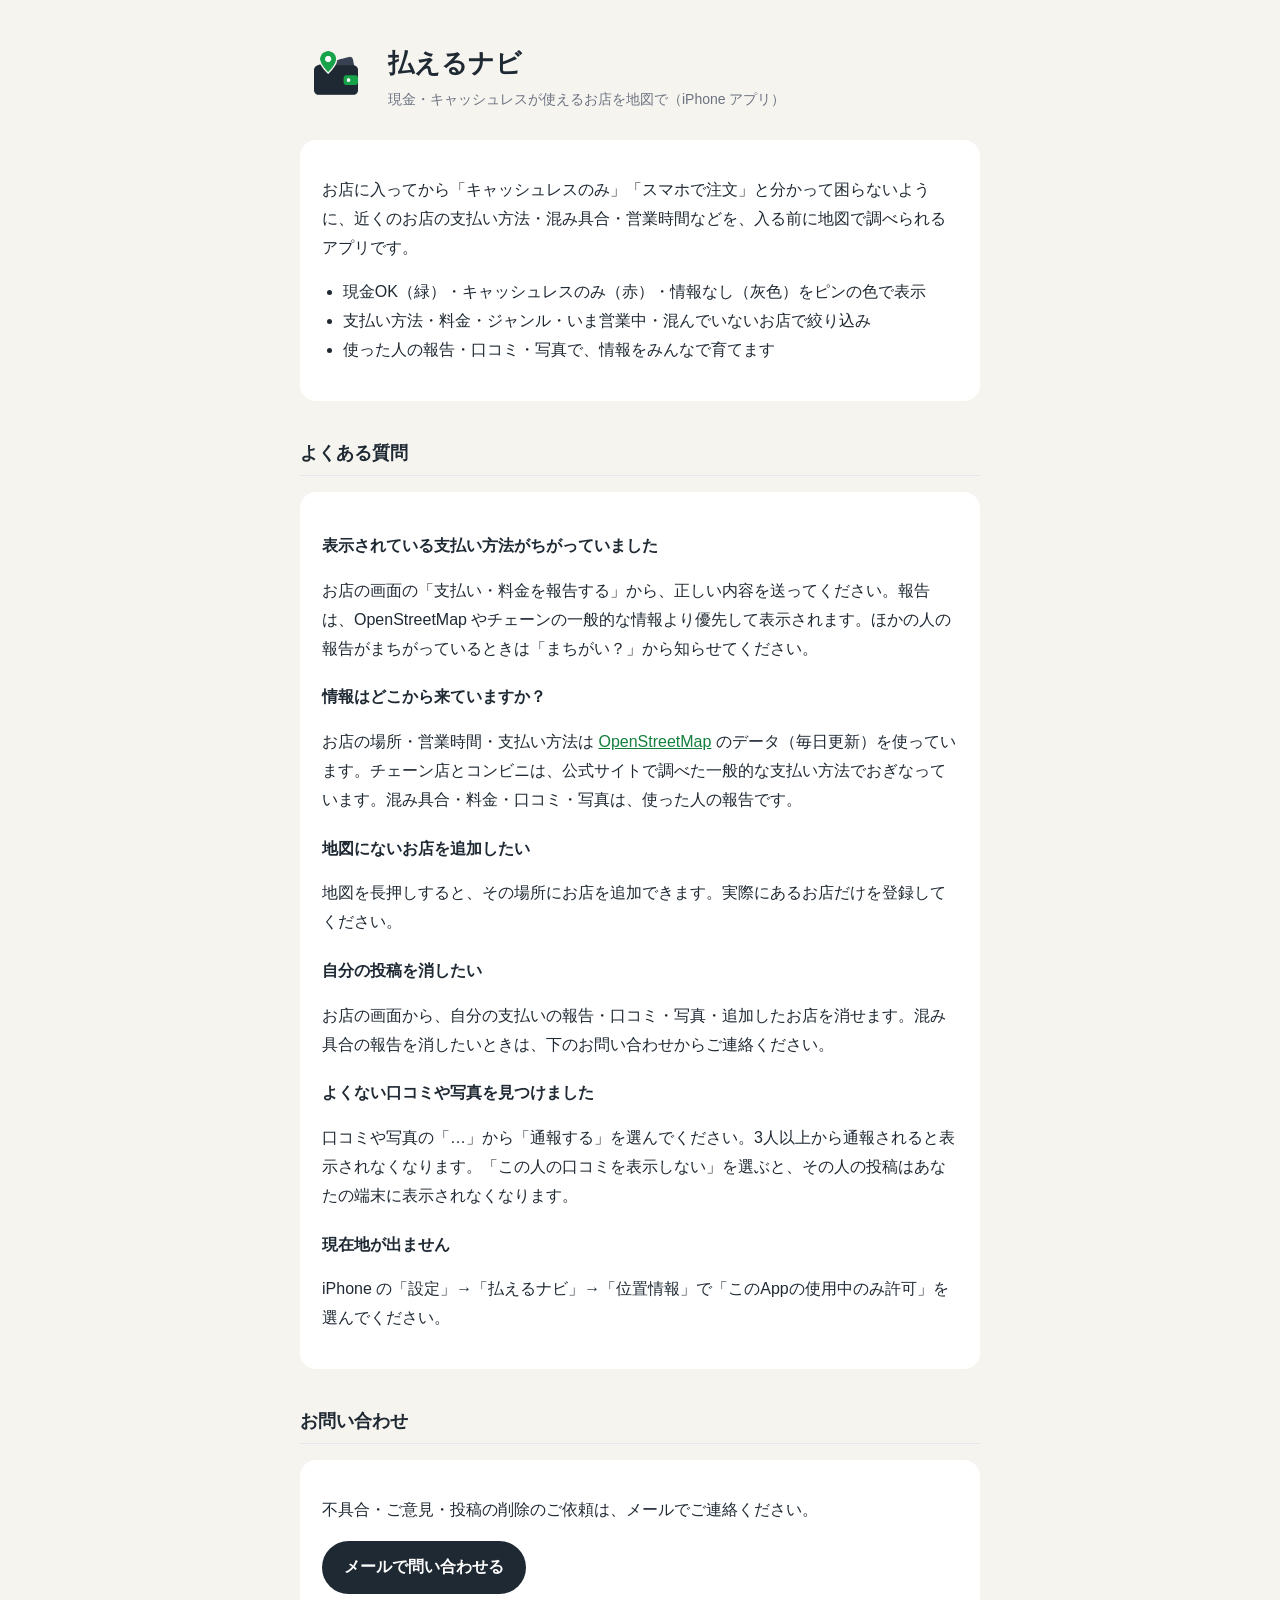
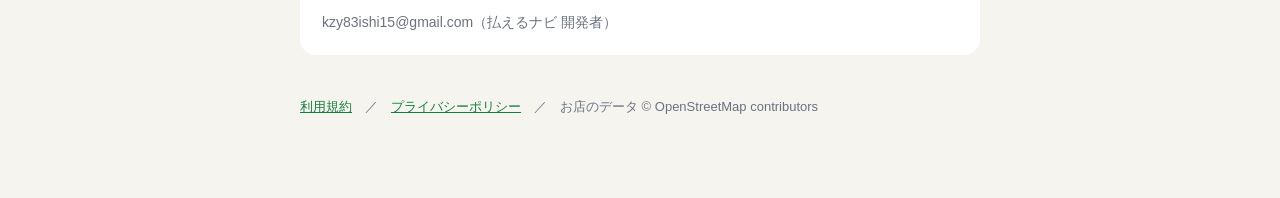
<file: index.html>
<!doctype html>
<html lang="ja">
<head>
<meta charset="utf-8">
<meta name="viewport" content="width=device-width,initial-scale=1">
<title>払えるナビ サポート</title>
<link rel="stylesheet" href="style.css">
</head>
<body>
<main>
  <header>
    <img src="icon.png" alt="払えるナビのアイコン">
    <div>
      <h1>払えるナビ</h1>
      <p class="sub">現金・キャッシュレスが使えるお店を地図で（iPhone アプリ）</p>
    </div>
  </header>

  <section>
    <p>お店に入ってから「キャッシュレスのみ」「スマホで注文」と分かって困らないように、近くのお店の支払い方法・混み具合・営業時間などを、入る前に地図で調べられるアプリです。</p>
    <ul>
      <li>現金OK（緑）・キャッシュレスのみ（赤）・情報なし（灰色）をピンの色で表示</li>
      <li>支払い方法・料金・ジャンル・いま営業中・混んでいないお店で絞り込み</li>
      <li>使った人の報告・口コミ・写真で、情報をみんなで育てます</li>
    </ul>
  </section>

  <h2>よくある質問</h2>
  <section>
    <h3>表示されている支払い方法がちがっていました</h3>
    <p>お店の画面の「支払い・料金を報告する」から、正しい内容を送ってください。報告は、OpenStreetMap やチェーンの一般的な情報より優先して表示されます。ほかの人の報告がまちがっているときは「まちがい？」から知らせてください。</p>

    <h3>情報はどこから来ていますか？</h3>
    <p>お店の場所・営業時間・支払い方法は <a href="https://www.openstreetmap.org/copyright">OpenStreetMap</a> のデータ（毎日更新）を使っています。チェーン店とコンビニは、公式サイトで調べた一般的な支払い方法でおぎなっています。混み具合・料金・口コミ・写真は、使った人の報告です。</p>

    <h3>地図にないお店を追加したい</h3>
    <p>地図を長押しすると、その場所にお店を追加できます。実際にあるお店だけを登録してください。</p>

    <h3>自分の投稿を消したい</h3>
    <p>お店の画面から、自分の支払いの報告・口コミ・写真・追加したお店を消せます。混み具合の報告を消したいときは、下のお問い合わせからご連絡ください。</p>

    <h3>よくない口コミや写真を見つけました</h3>
    <p>口コミや写真の「…」から「通報する」を選んでください。3人以上から通報されると表示されなくなります。「この人の口コミを表示しない」を選ぶと、その人の投稿はあなたの端末に表示されなくなります。</p>

    <h3>現在地が出ません</h3>
    <p>iPhone の「設定」→「払えるナビ」→「位置情報」で「このAppの使用中のみ許可」を選んでください。</p>
  </section>

  <h2>お問い合わせ</h2>
  <section>
    <p>不具合・ご意見・投稿の削除のご依頼は、メールでご連絡ください。</p>
    <p><a class="button" href="mailto:kzy83ishi15@gmail.com?subject=%E6%89%95%E3%81%88%E3%82%8B%E3%83%8A%E3%83%93%20%E3%81%8A%E5%95%8F%E3%81%84%E5%90%88%E3%82%8F%E3%81%9B">メールで問い合わせる</a></p>
    <p class="sub">kzy83ishi15@gmail.com（払えるナビ 開発者）</p>
  </section>

  <footer><a href="terms.html">利用規約</a>　／　<a href="privacy.html">プライバシーポリシー</a>　／　お店のデータ © OpenStreetMap contributors</footer>
</main>
</body>
</html>
</file>
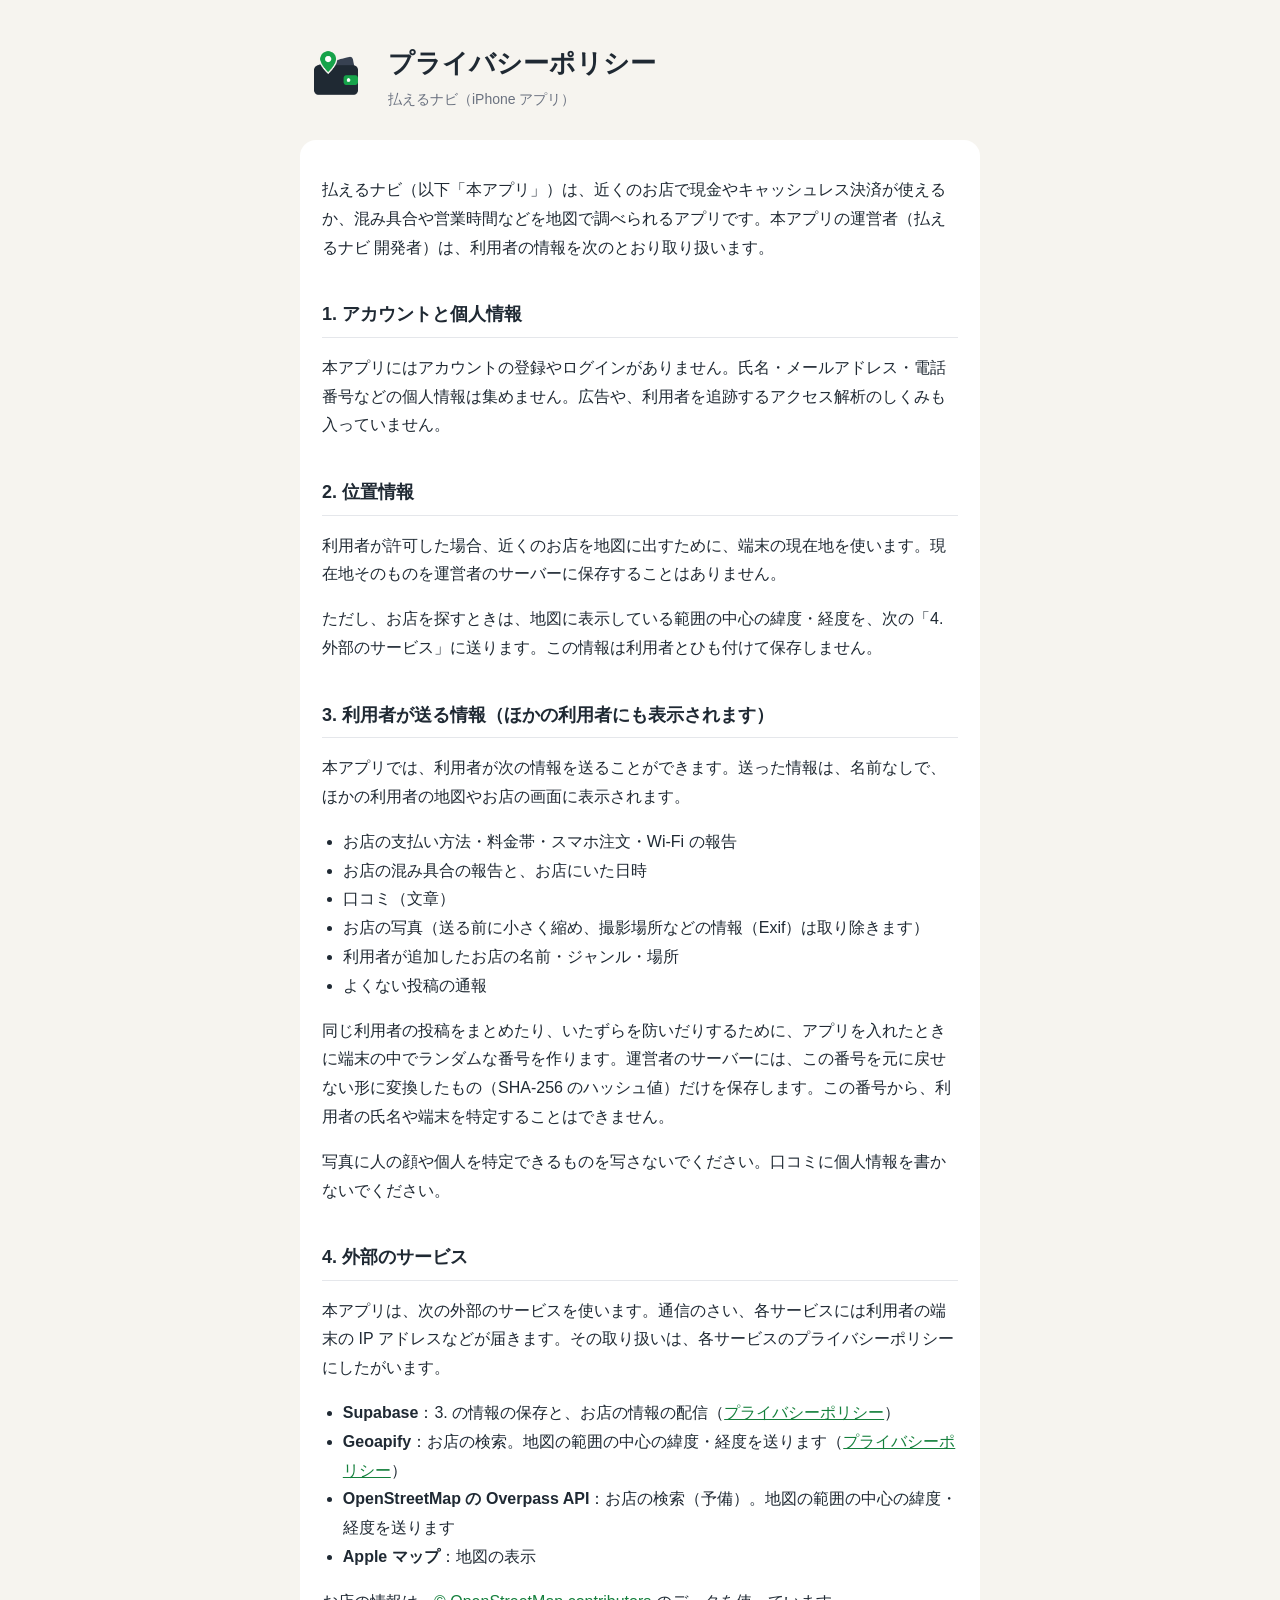
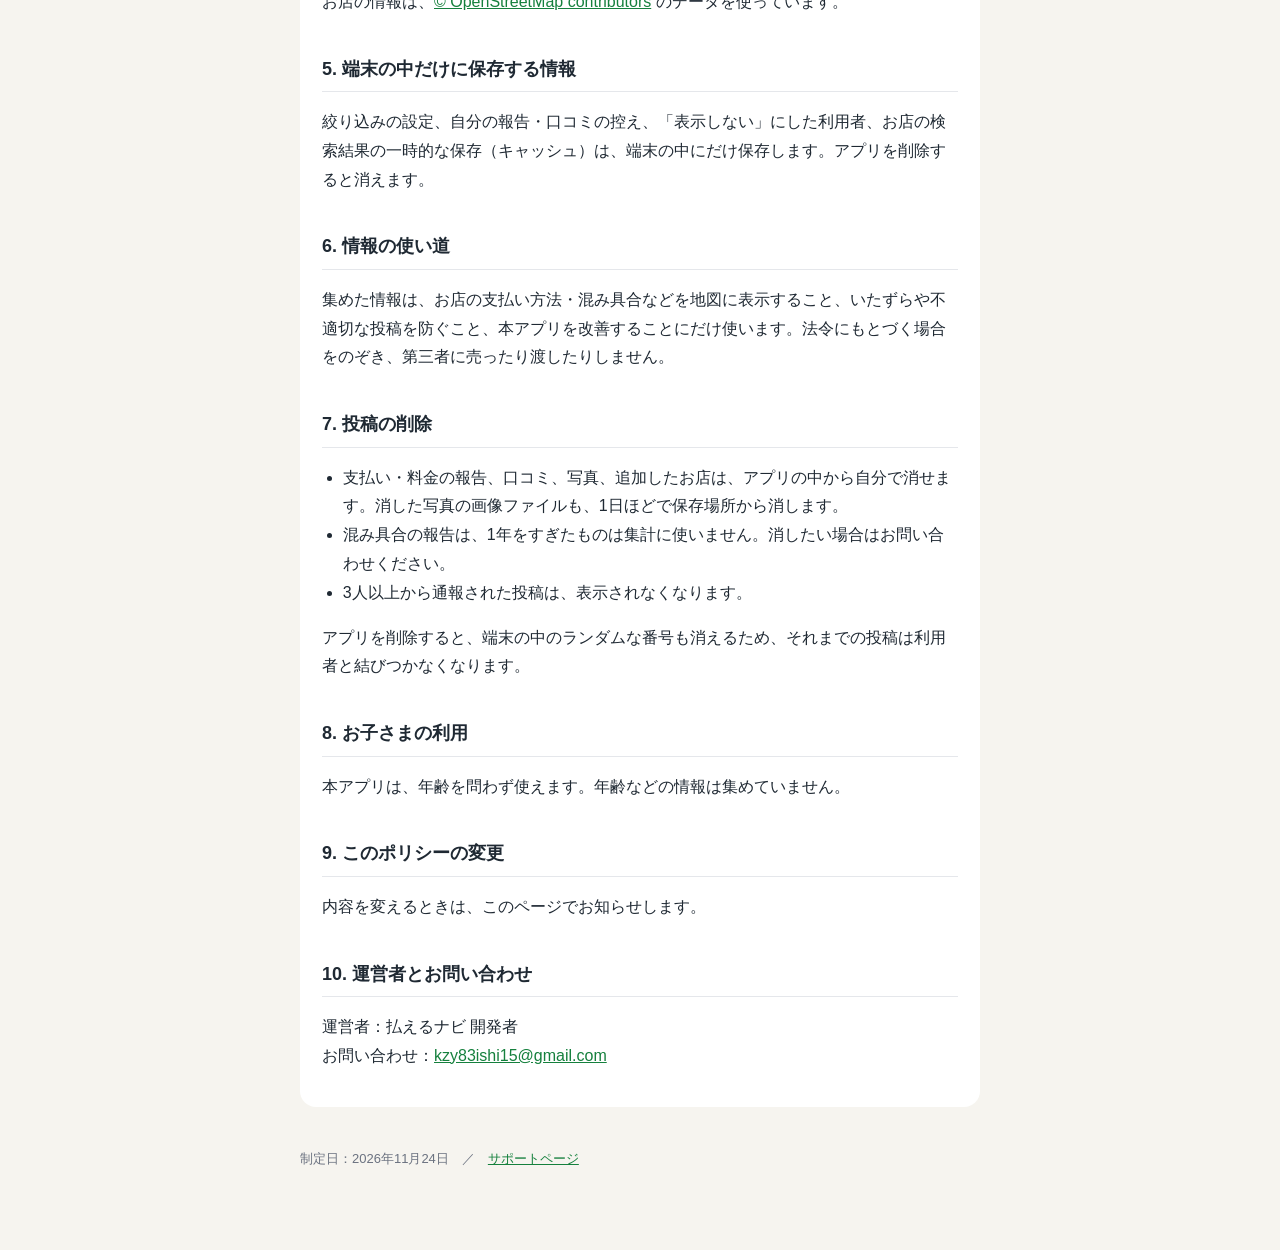
<file: privacy.html>
<!doctype html>
<html lang="ja">
<head>
<meta charset="utf-8">
<meta name="viewport" content="width=device-width,initial-scale=1">
<title>払えるナビ プライバシーポリシー</title>
<link rel="stylesheet" href="style.css">
</head>
<body>
<main>
  <header>
    <img src="icon.png" alt="払えるナビのアイコン">
    <div>
      <h1>プライバシーポリシー</h1>
      <p class="sub">払えるナビ（iPhone アプリ）</p>
    </div>
  </header>

  <section>
    <p>払えるナビ（以下「本アプリ」）は、近くのお店で現金やキャッシュレス決済が使えるか、混み具合や営業時間などを地図で調べられるアプリです。本アプリの運営者（払えるナビ 開発者）は、利用者の情報を次のとおり取り扱います。</p>

    <h2>1. アカウントと個人情報</h2>
    <p>本アプリにはアカウントの登録やログインがありません。氏名・メールアドレス・電話番号などの個人情報は集めません。広告や、利用者を追跡するアクセス解析のしくみも入っていません。</p>

    <h2>2. 位置情報</h2>
    <p>利用者が許可した場合、近くのお店を地図に出すために、端末の現在地を使います。現在地そのものを運営者のサーバーに保存することはありません。</p>
    <p>ただし、お店を探すときは、地図に表示している範囲の中心の緯度・経度を、次の「4. 外部のサービス」に送ります。この情報は利用者とひも付けて保存しません。</p>

    <h2>3. 利用者が送る情報（ほかの利用者にも表示されます）</h2>
    <p>本アプリでは、利用者が次の情報を送ることができます。送った情報は、名前なしで、ほかの利用者の地図やお店の画面に表示されます。</p>
    <ul>
      <li>お店の支払い方法・料金帯・スマホ注文・Wi-Fi の報告</li>
      <li>お店の混み具合の報告と、お店にいた日時</li>
      <li>口コミ（文章）</li>
      <li>お店の写真（送る前に小さく縮め、撮影場所などの情報（Exif）は取り除きます）</li>
      <li>利用者が追加したお店の名前・ジャンル・場所</li>
      <li>よくない投稿の通報</li>
    </ul>
    <p>同じ利用者の投稿をまとめたり、いたずらを防いだりするために、アプリを入れたときに端末の中でランダムな番号を作ります。運営者のサーバーには、この番号を元に戻せない形に変換したもの（SHA-256 のハッシュ値）だけを保存します。この番号から、利用者の氏名や端末を特定することはできません。</p>
    <p>写真に人の顔や個人を特定できるものを写さないでください。口コミに個人情報を書かないでください。</p>

    <h2>4. 外部のサービス</h2>
    <p>本アプリは、次の外部のサービスを使います。通信のさい、各サービスには利用者の端末の IP アドレスなどが届きます。その取り扱いは、各サービスのプライバシーポリシーにしたがいます。</p>
    <ul>
      <li><strong>Supabase</strong>：3. の情報の保存と、お店の情報の配信（<a href="https://supabase.com/privacy">プライバシーポリシー</a>）</li>
      <li><strong>Geoapify</strong>：お店の検索。地図の範囲の中心の緯度・経度を送ります（<a href="https://www.geoapify.com/privacy-policy/">プライバシーポリシー</a>）</li>
      <li><strong>OpenStreetMap の Overpass API</strong>：お店の検索（予備）。地図の範囲の中心の緯度・経度を送ります</li>
      <li><strong>Apple マップ</strong>：地図の表示</li>
    </ul>
    <p>お店の情報は、<a href="https://www.openstreetmap.org/copyright">© OpenStreetMap contributors</a> のデータを使っています。</p>

    <h2>5. 端末の中だけに保存する情報</h2>
    <p>絞り込みの設定、自分の報告・口コミの控え、「表示しない」にした利用者、お店の検索結果の一時的な保存（キャッシュ）は、端末の中にだけ保存します。アプリを削除すると消えます。</p>

    <h2>6. 情報の使い道</h2>
    <p>集めた情報は、お店の支払い方法・混み具合などを地図に表示すること、いたずらや不適切な投稿を防ぐこと、本アプリを改善することにだけ使います。法令にもとづく場合をのぞき、第三者に売ったり渡したりしません。</p>

    <h2>7. 投稿の削除</h2>
    <ul>
      <li>支払い・料金の報告、口コミ、写真、追加したお店は、アプリの中から自分で消せます。消した写真の画像ファイルも、1日ほどで保存場所から消します。</li>
      <li>混み具合の報告は、1年をすぎたものは集計に使いません。消したい場合はお問い合わせください。</li>
      <li>3人以上から通報された投稿は、表示されなくなります。</li>
    </ul>
    <p>アプリを削除すると、端末の中のランダムな番号も消えるため、それまでの投稿は利用者と結びつかなくなります。</p>

    <h2>8. お子さまの利用</h2>
    <p>本アプリは、年齢を問わず使えます。年齢などの情報は集めていません。</p>

    <h2>9. このポリシーの変更</h2>
    <p>内容を変えるときは、このページでお知らせします。</p>

    <h2>10. 運営者とお問い合わせ</h2>
    <p>運営者：払えるナビ 開発者<br>お問い合わせ：<a href="mailto:kzy83ishi15@gmail.com">kzy83ishi15@gmail.com</a></p>
  </section>

  <footer>制定日：2026年11月24日　／　<a href="index.html">サポートページ</a></footer>
</main>
</body>
</html>
</file>
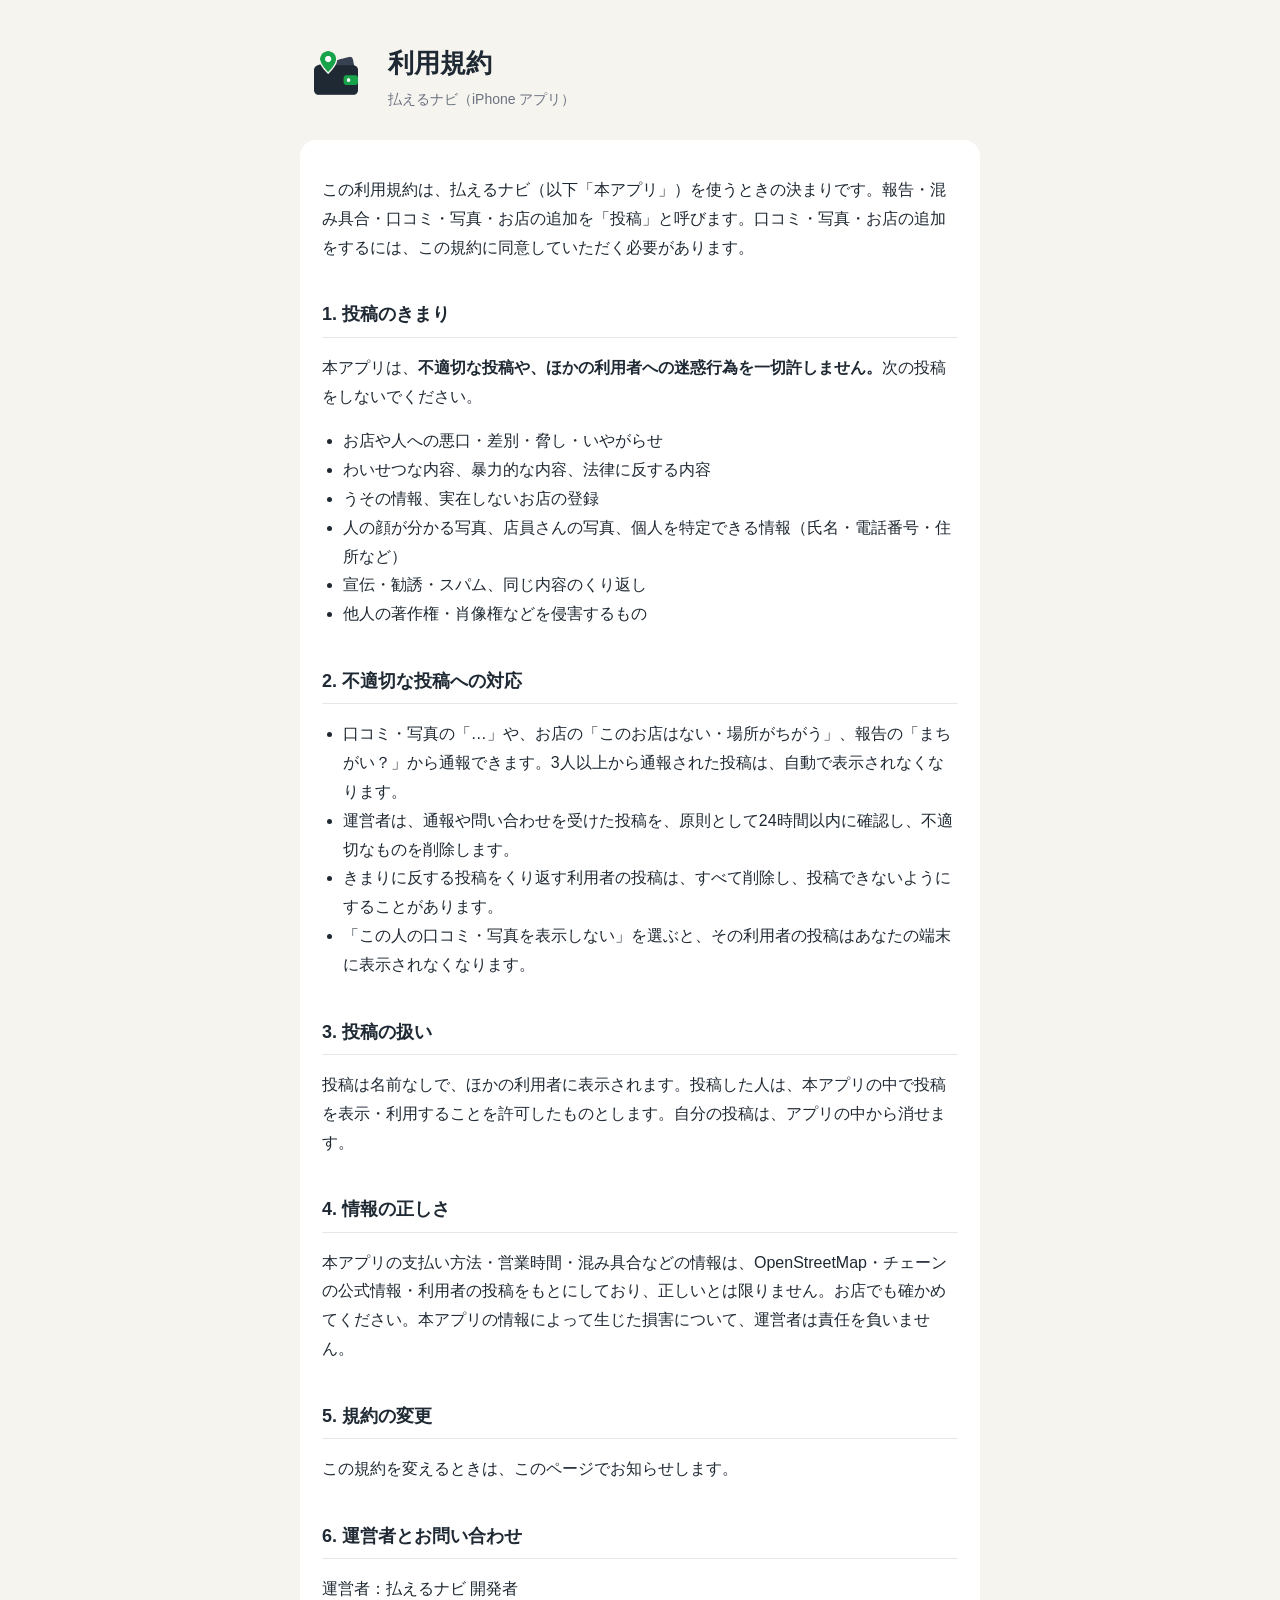
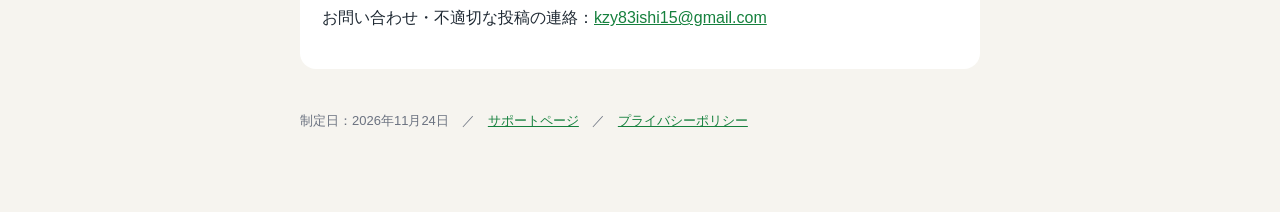
<file: terms.html>
<!doctype html>
<html lang="ja">
<head>
<meta charset="utf-8">
<meta name="viewport" content="width=device-width,initial-scale=1">
<title>払えるナビ 利用規約</title>
<link rel="stylesheet" href="style.css">
</head>
<body>
<main>
  <header>
    <img src="icon.png" alt="払えるナビのアイコン">
    <div>
      <h1>利用規約</h1>
      <p class="sub">払えるナビ（iPhone アプリ）</p>
    </div>
  </header>

  <section>
    <p>この利用規約は、払えるナビ（以下「本アプリ」）を使うときの決まりです。報告・混み具合・口コミ・写真・お店の追加を「投稿」と呼びます。口コミ・写真・お店の追加をするには、この規約に同意していただく必要があります。</p>

    <h2>1. 投稿のきまり</h2>
    <p>本アプリは、<strong>不適切な投稿や、ほかの利用者への迷惑行為を一切許しません。</strong>次の投稿をしないでください。</p>
    <ul>
      <li>お店や人への悪口・差別・脅し・いやがらせ</li>
      <li>わいせつな内容、暴力的な内容、法律に反する内容</li>
      <li>うその情報、実在しないお店の登録</li>
      <li>人の顔が分かる写真、店員さんの写真、個人を特定できる情報（氏名・電話番号・住所など）</li>
      <li>宣伝・勧誘・スパム、同じ内容のくり返し</li>
      <li>他人の著作権・肖像権などを侵害するもの</li>
    </ul>

    <h2>2. 不適切な投稿への対応</h2>
    <ul>
      <li>口コミ・写真の「…」や、お店の「このお店はない・場所がちがう」、報告の「まちがい？」から通報できます。3人以上から通報された投稿は、自動で表示されなくなります。</li>
      <li>運営者は、通報や問い合わせを受けた投稿を、原則として24時間以内に確認し、不適切なものを削除します。</li>
      <li>きまりに反する投稿をくり返す利用者の投稿は、すべて削除し、投稿できないようにすることがあります。</li>
      <li>「この人の口コミ・写真を表示しない」を選ぶと、その利用者の投稿はあなたの端末に表示されなくなります。</li>
    </ul>

    <h2>3. 投稿の扱い</h2>
    <p>投稿は名前なしで、ほかの利用者に表示されます。投稿した人は、本アプリの中で投稿を表示・利用することを許可したものとします。自分の投稿は、アプリの中から消せます。</p>

    <h2>4. 情報の正しさ</h2>
    <p>本アプリの支払い方法・営業時間・混み具合などの情報は、OpenStreetMap・チェーンの公式情報・利用者の投稿をもとにしており、正しいとは限りません。お店でも確かめてください。本アプリの情報によって生じた損害について、運営者は責任を負いません。</p>

    <h2>5. 規約の変更</h2>
    <p>この規約を変えるときは、このページでお知らせします。</p>

    <h2>6. 運営者とお問い合わせ</h2>
    <p>運営者：払えるナビ 開発者<br>お問い合わせ・不適切な投稿の連絡：<a href="mailto:kzy83ishi15@gmail.com">kzy83ishi15@gmail.com</a></p>
  </section>

  <footer>制定日：2026年11月24日　／　<a href="index.html">サポートページ</a>　／　<a href="privacy.html">プライバシーポリシー</a></footer>
</main>
</body>
</html>
</file>
<file: style.css>
:root { --bg:#F6F4EF; --card:#FFFFFF; --ink:#1F2933; --sub:#6B7280; --line:#E5E7EB; --accent:#15803D; }
* { box-sizing: border-box; }
body { margin:0; background:var(--bg); color:var(--ink); font-family:-apple-system,BlinkMacSystemFont,"Hiragino Sans","Noto Sans JP",sans-serif; line-height:1.8; }
main { max-width:720px; margin:0 auto; padding:40px 20px 80px; }
header { display:flex; align-items:center; gap:16px; margin-bottom:28px; }
header img { width:72px; height:72px; border-radius:16px; }
h1 { font-size:26px; margin:0; }
.sub { color:var(--sub); font-size:14px; margin:0; }
h2 { font-size:18px; margin:36px 0 8px; padding-bottom:6px; border-bottom:1px solid var(--line); }
h3 { font-size:16px; margin:20px 0 4px; }
section, .card { background:var(--card); border-radius:16px; padding:20px 22px; margin:16px 0; }
a { color:var(--accent); }
ul { padding-left:1.3em; }
.button { display:inline-block; background:var(--ink); color:#fff; text-decoration:none; padding:12px 22px; border-radius:999px; font-weight:700; }
footer { color:var(--sub); font-size:13px; margin-top:40px; }
</file>
